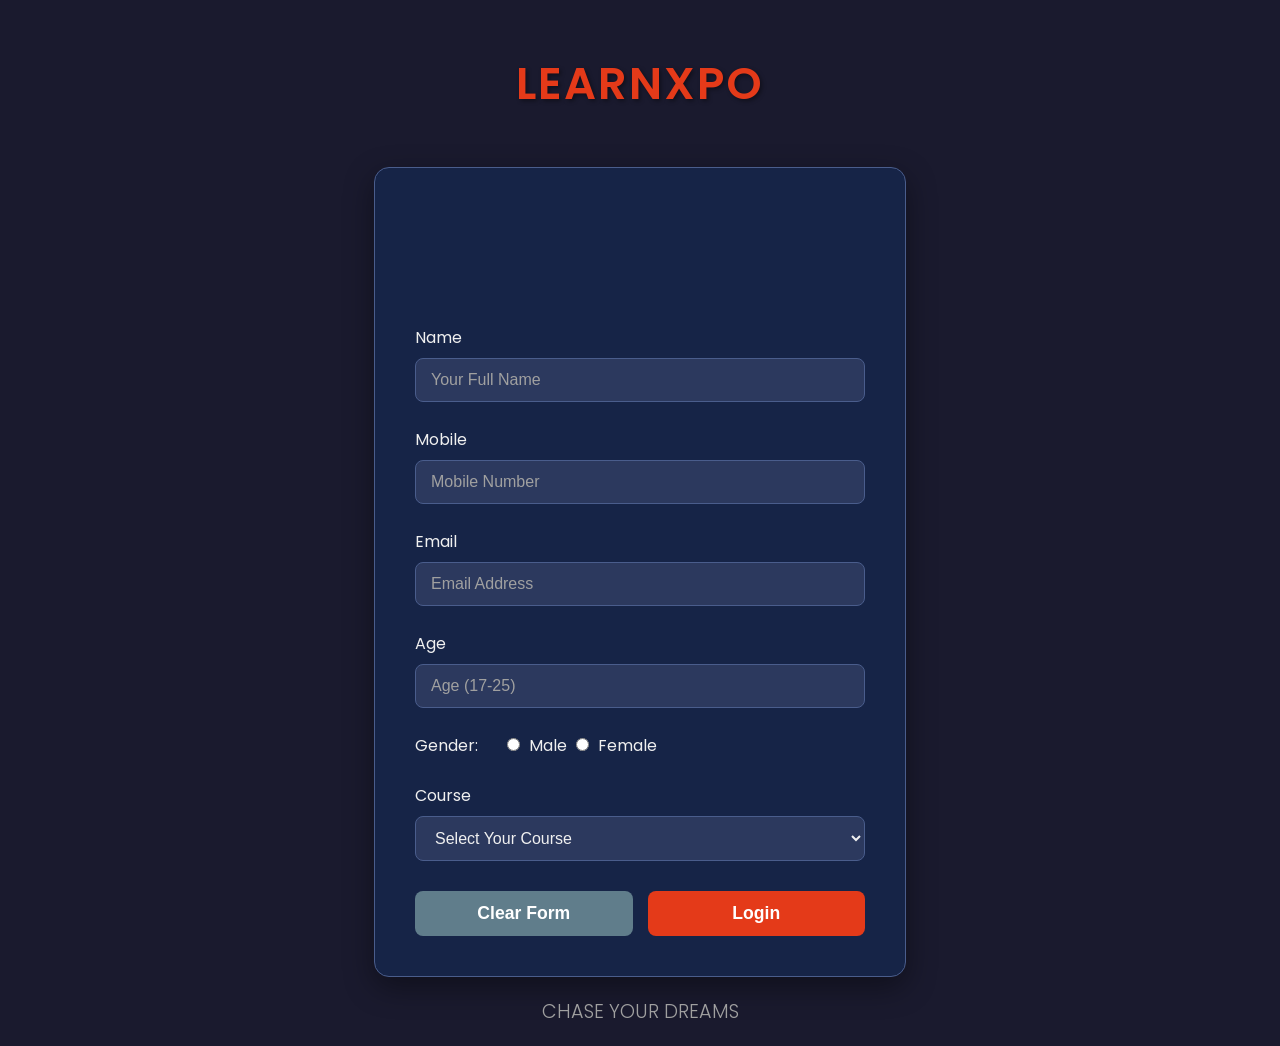
<file: index.html>
<!DOCTYPE html>
<html lang="en">
<head>
    <meta charset="UTF-8">
    <meta name="viewport" content="width=device-width, initial-scale=1.0">
    <title>LearnXpo - Login</title>
    <link href="https://fonts.googleapis.com/css2?family=Poppins:wght@300;400;600&display=swap" rel="stylesheet">
    <style>
        :root {
            --bg-color: #1a1a2e;
            --card-bg: #162447;
            --primary-color: #e43a19;
            --text-color: #f0f0f0;
            --input-bg: #2c395e;
            --border-color: #4a5d8c;
            --shadow-color: rgba(0, 0, 0, 0.4);
        }

        body {
            font-family: 'Poppins', sans-serif;
            background-color: var(--bg-color);
            color: var(--text-color);
            display: flex;
            justify-content: center;
            align-items: center;
            min-height: 100vh;
            margin: 0;
            flex-direction: column;
            padding: 20px;
            box-sizing: border-box;
        }

        .header {
            text-align: center;
            margin-bottom: 20px;
        }

        .header h1 {
            font-size: 2.8em;
            font-weight: 600;
            color: var(--primary-color);
            text-transform: uppercase;
            letter-spacing: 2px;
            text-shadow: 2px 2px 4px var(--shadow-color);
        }

        .login-container {
            width: 100%;
            max-width: 450px;
            background-color: var(--card-bg);
            border-radius: 15px;
            padding: 40px;
            box-shadow: 0 10px 30px var(--shadow-color);
            border: 1px solid var(--border-color);
            animation: fadeIn 1s ease-in-out;
        }

        @keyframes fadeIn {
            from { opacity: 0; transform: translateY(-20px); }
            to { opacity: 1; transform: translateY(0); }
        }

        h2.legend {
            text-align: center;
            font-size: 1.8em;
            margin-bottom: 30px;
            color: var(--primary-color);
            position: relative;
        }

        h2.legend::after {
            content: '';
            display: block;
            width: 60px;
            height: 3px;
            background: var(--primary-color);
            margin: 10px auto 0;
            border-radius: 2px;
        }

        .input-group {
            margin-bottom: 25px;
            position: relative;
        }

        .input-group label {
            display: block;
            font-weight: 400;
            margin-bottom: 8px;
            color: var(--text-color);
            transition: color 0.3s;
        }

        .input-group input, .input-group select {
            width: 100%;
            padding: 12px 15px;
            background-color: var(--input-bg);
            border: 1px solid var(--border-color);
            border-radius: 8px;
            font-size: 1em;
            color: var(--text-color);
            transition: border-color 0.3s, box-shadow 0.3s;
            box-sizing: border-box;
        }

        .input-group input:focus, .input-group select:focus {
            outline: none;
            border-color: var(--primary-color);
            box-shadow: 0 0 8px rgba(228, 58, 25, 0.5);
        }

        .input-group input::placeholder {
            color: #a0a0a0;
        }

        .radio-group {
            margin-bottom: 25px;
        }

        .radio-group label {
            display: inline-block;
            margin-right: 20px;
            font-weight: 400;
        }

        .radio-group input[type="radio"] {
            margin-right: 5px;
            accent-color: var(--primary-color);
        }

        .button-group {
            display: flex;
            justify-content: space-between;
            gap: 15px;
            margin-top: 30px;
        }

        .button-group button, .button-group input[type="reset"] {
            width: 50%;
            padding: 12px;
            border: none;
            border-radius: 8px;
            font-size: 1.1em;
            font-weight: 600;
            cursor: pointer;
            transition: transform 0.2s, box-shadow 0.2s;
        }

        .button-group button {
            background-color: var(--primary-color);
            color: #fff;
        }

        .button-group input[type="reset"] {
            background-color: #607d8b;
            color: #fff;
        }

        .button-group button:hover, .button-group input[type="reset"]:hover {
            transform: translateY(-2px);
            box-shadow: 0 4px 10px rgba(0, 0, 0, 0.2);
        }

        .motto {
            font-size: 1.2em;
            font-weight: 300;
            margin-top: 20px;
            color: #a0a0a0;
        }
    </style>
</head>
<body>
   <div class="header">
       <h1>LearnXpo</h1>
   </div>

   <div class="login-container">
       <form id="loginForm">
           <marquee><h2 class="legend">Student Login</h2></marquee>
           
           <div class="input-group">
               <label for="nameInput">Name</label>
               <input type="text" id="nameInput" placeholder="Your Full Name" required name="myusername">
           </div>
           
           <div class="input-group">
               <label for="phoneInput">Mobile</label>
               <input type="number" id="phoneInput" placeholder="Mobile Number" required>
           </div>
           
           <div class="input-group">
               <label for="emailInput">Email</label>
               <input type="email" id="emailInput" placeholder="Email Address" required>
           </div>
           
           <div class="input-group">
               <label for="ageInput">Age</label>
               <input type="number" id="ageInput" min="17" max="25" placeholder="Age (17-25)">
           </div>
           
           <div class="radio-group">
               <label>Gender:</label>
               <input type="radio" name="mygender" value="Male"> Male 
               <input type="radio" name="mygender" value="Female"> Female
           </div>

           <div class="input-group">
               <label for="courseSelect">Course</label>
               <select id="courseSelect">
                   <option disabled selected>Select Your Course</option>
                   <option>B.tech</option>
                   <option>M.tech</option>
                   <option>BCA</option>
                   <option>MCA</option>
               </select>
           </div>

           <div class="button-group">
               <input type="reset" value="Clear Form">
               <button type="submit">Login</button>
           </div>
       </form>
   </div> 

   <div class="motto">
       CHASE YOUR DREAMS
   </div>
   
   <script>
       document.getElementById('loginForm').addEventListener('submit', function(event) {
           event.preventDefault(); // Prevents the form from submitting in the traditional way

           const name = document.getElementById('nameInput').value;
           const email = document.getElementById('emailInput').value;
           const phone = document.getElementById('phoneInput').value;
           const course = document.getElementById('courseSelect').value;
           
           // Store the values in localStorage
           localStorage.setItem('studentName', name);
           localStorage.setItem('studentEmail', email);
           localStorage.setItem('studentPhone', phone);
           localStorage.setItem('studentCourse', course);

           // Redirect to the dashboard page
           window.location.href = 'dashboard.html';
       });
   </script>
</body>
</html>
</file>
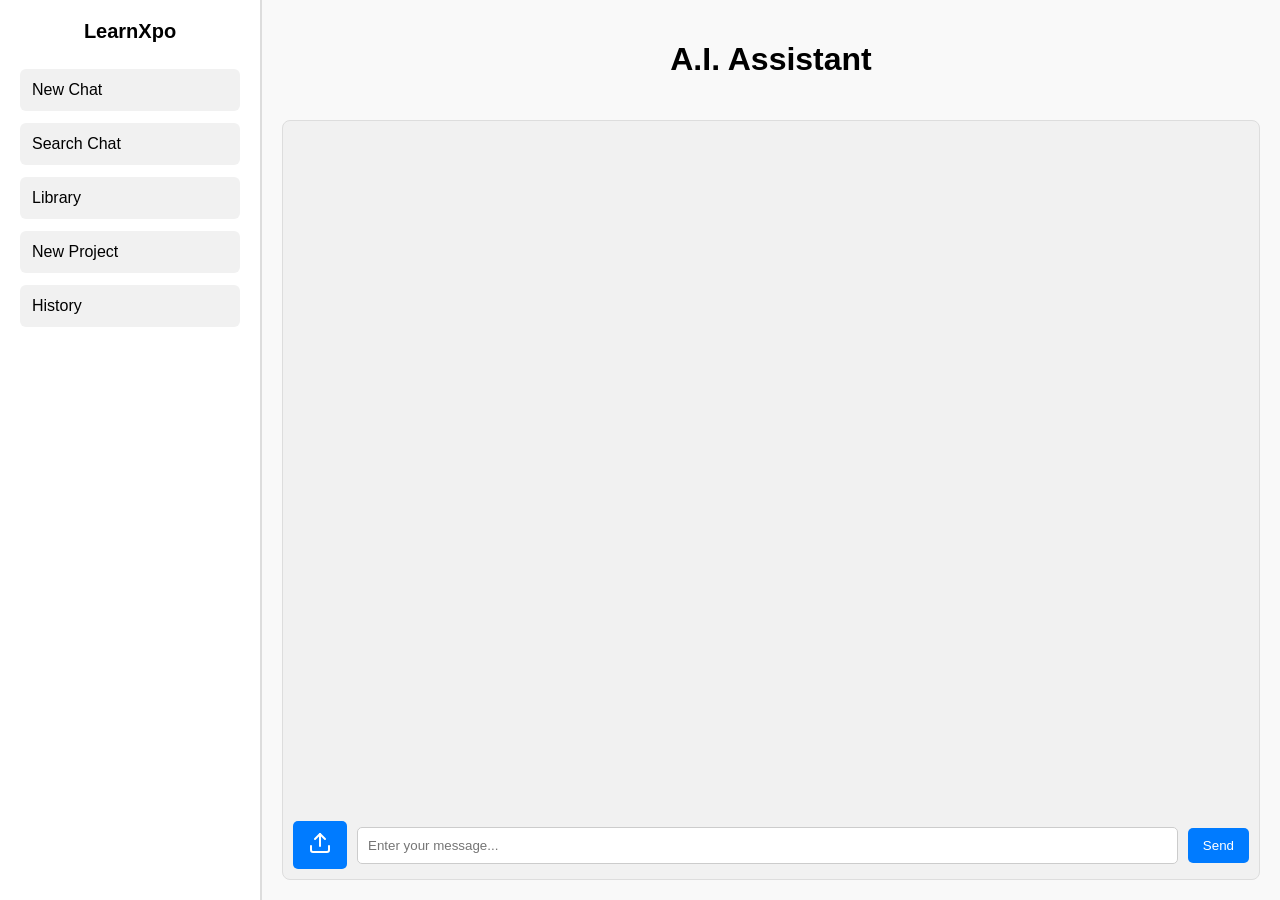
<file: AI.html>
<!DOCTYPE html>
<html lang="en">
<head>
  <meta charset="UTF-8">
  <meta name="viewport" content="width=device-width, initial-scale=1.0">
  <title>LearnXpo Demo</title>
  <style>
    body {
      margin: 0;
      font-family: Arial, sans-serif;
      display: flex;
      height: 100vh;
      background: #f9f9f9;
    }

    .sidebar {
      width: 220px;
      background: #fff;
      border-right: 2px solid #ddd;
      display: flex;
      flex-direction: column;
      padding: 20px;
    }
    .logo {
      font-weight: bold;
      font-size: 20px;
      margin-bottom: 20px;
      text-align: center;
    }
    .menu button {
      background: #f1f1f1;
      border: none;
      padding: 12px;
      margin: 6px 0;
      font-size: 16px;
      cursor: pointer;
      border-radius: 6px;
      transition: 0.3s;
      width: 100%;
      text-align: left;
    }
    .menu button:hover {
      background: #e0e0e0;
    }

    .main-content {
      flex-grow: 1;
      display: flex;
      flex-direction: column;
      padding: 20px;
    }
    .header {
      text-align: center;
      margin-bottom: 20px;
    }
    .chat-container {
      flex-grow: 1;
      display: flex;
      flex-direction: column;
      border: 1px solid #ddd;
      border-radius: 8px;
      background: #f1f1f1;
      padding: 10px;
      overflow: hidden;
    }
    .chat-box {
      flex-grow: 1;
      overflow-y: auto;
      padding: 10px;
      display: flex;
      flex-direction: column;
      gap: 10px;
    }
    .message {
      padding: 10px;
      border-radius: 15px;
      max-width: 80%;
    }
    .user-message {
      background-color: #007bff;
      color: white;
      align-self: flex-end;
    }
    .bot-message {
      background-color: #e9ecef;
      color: #333;
      align-self: flex-start;
    }
    .input-container {
      display: flex;
      gap: 10px;
      margin-top: 10px;
      align-items: center;
    }
    #user-input {
      flex-grow: 1;
      padding: 10px;
      border: 1px solid #ccc;
      border-radius: 5px;
    }
    .file-input-label {
        background-color: #007bff;
        color: white;
        padding: 10px 15px;
        border-radius: 5px;
        cursor: pointer;
        display: inline-block;
    }
    #file-input {
        display: none;
    }
    #send-btn {
      padding: 10px 15px;
      background-color: #007bff;
      color: white;
      border: none;
      border-radius: 5px;
      cursor: pointer;
    }
    .dropdown {
      position: relative;
      display: inline-block;
    }
    .dropbtn {
      background: #f1f1f1;
      border: none;
      padding: 10px 15px;
      border-radius: 6px;
      cursor: pointer;
    }
    .dropbtn:hover {
      background: #e0e0e0;
    }
    .dropdown-content {
      display: none;
      position: absolute;
      right: 0;
      top: 40px;
      background: #fff;
      min-width: 150px;
      border: 1px solid #ddd;
      border-radius: 6px;
      box-shadow: 0 2px 6px rgba(0 0 0 / 15%);
      z-index: 1;
    }
    .dropdown-content a {
      display: block;
      padding: 10px;
      text-decoration: none;
      color: #333;
    }
    .dropdown-content a:hover {
      background: #f1f1f1;
    }
    .dropdown:hover .dropdown-content {
      display: block;
    }
    .user-image-preview {
        max-width: 100%;
        margin-top: 5px;
        border-radius: 8px;
        box-shadow: 0 2px 4px rgba(0 0 0 / 10%);
    }
    .file-name-display {
      font-size: 12px;
      color: #555;
      margin-top: 5px;
    }
  </style>
</head>
<body>

  <div class="sidebar">
    <div class="logo">LearnXpo</div>
    <div class="menu">
      <button>New Chat</button>
      <button>Search Chat</button>
      <button>Library</button>
      <button>New Project</button>
      <button>History</button>
    </div>
  </div>

  <div class="main-content">
    <div class="header">
      <h1>A.I. Assistant</h1>
    </div>
    <div class="chat-container">
      <div id="chat-box" class="chat-box">
        
      </div>
      <div class="input-container">
      
        <label for="file-input" class="file-input-label">
            <svg xmlns="http://www.w3.org/2000/svg" width="24" height="24" viewBox="0 0 24 24" fill="none" stroke="currentColor" stroke-width="2" stroke-linecap="round" stroke-linejoin="round" class="lucide lucide-upload"><path d="M21 15v4a2 2 0 0 1-2 2H5a2 2 0 0 1-2-2v-4"/><polyline points="17 8 12 3 7 8"/><line x1="12" x2="12" y1="3" y2="15"/></svg>
        </label>
        <input type="file" id="file-input" accept="image/*, .pdf">

        <input type="text" id="user-input" placeholder="Enter your message...">
        <button id="send-btn">Send</button>
      </div>
    </div>
  </div>

  <script>
    const userInput = document.getElementById("user-input");
    const sendBtn = document.getElementById("send-btn");
    const chatBox = document.getElementById("chat-box");
    const fileInput = document.getElementById("file-input");

    // Replace "YOUR_API_KEY" with your actual Gemini API key.
    // You must get a key from a service like Google AI Studio.
    const apiKey = "YOUR_API_KEY"; // Do NOT hardcode this in production.
    // Ensure you use a backend (e.g., Node.js with dotenv) to securely inject the key.
    // Using a multimodal model that can handle both text and images.
    const url = "https://generativelanguage.googleapis.com/v1beta/models/gemini-2.5-flash-preview-05-20:generateContent";

    // Initialize an object to hold the file data and type
    let fileData = null;
    let fileMimeType = null;
    let fileName = null;

    fileInput.addEventListener("change", handleFileSelect);
    sendBtn.addEventListener("click", sendMessage);
    userInput.addEventListener("keypress", (e) => {
      if (e.key === "Enter") {
        sendMessage();
      }
    });

    function handleFileSelect(event) {
        const file = event.target.files[0];
        if (!file) {
            fileData = null;
            fileMimeType = null;
            fileName = null;
            return;
        }

        fileName = file.name;
        fileMimeType = file.type;

        // Check if the file is a PDF or Google Doc-like file
        if (fileMimeType === "application/pdf" || fileMimeType.includes("google-apps")) {
            // Explain to the user why these files cannot be processed directly
            const alertMessage = "Processing PDFs and Google Docs requires a backend service to extract text. This demo only supports image uploads. The file will not be sent to the AI.";
            // Use a message box instead of alert()
            const alertBox = document.createElement("div");
            alertBox.className = "message bot-message";
            alertBox.textContent = alertMessage;
            chatBox.appendChild(alertBox);
            chatBox.scrollTop = chatBox.scrollHeight;

            // Reset file input to prevent sending the file
            fileInput.value = "";
            fileData = null;
            fileMimeType = null;
            fileName = null;
            return;
        }

        // If it's an image, read it and convert to Base64
        if (fileMimeType.startsWith("image/")) {
            const reader = new FileReader();
            reader.onloadend = () => {
                // Get the Base64 data part after the comma
                fileData = reader.result.split(',')[1];
            };
            reader.readAsDataURL(file);
        } else {
            // Handle other unsupported file types
            const alertMessage = "Unsupported file type. Please upload an image.";
            const alertBox = document.createElement("div");
            alertBox.className = "message bot-message";
            alertBox.textContent = alertMessage;
            chatBox.appendChild(alertBox);
            chatBox.scrollTop = chatBox.scrollHeight;

            fileInput.value = "";
            fileData = null;
            fileMimeType = null;
            fileName = null;
        }
    }

    async function sendMessage() {
      const userMessage = userInput.value;
      if (!userMessage.trim() && !fileData) return;

      // Check for the placeholder API key before making the call
      if (apiKey === "YOUR_API_KEY") {
        const errorMsgElement = document.createElement("div");
        errorMsgElement.className = "message bot-message";
        errorMsgElement.textContent = "Error: Please get a valid API key and replace 'YOUR_API_KEY' in the code.";
        chatBox.appendChild(errorMsgElement);
        chatBox.scrollTop = chatBox.scrollHeight;
        return;
      }

      // Display user message in the chat box
      const userMsgElement = document.createElement("div");
      userMsgElement.className = "message user-message";
      userMsgElement.textContent = userMessage;

      if (fileData && fileMimeType) {
          const filePreview = document.createElement("img");
          filePreview.src = `data:${fileMimeType};base64,${fileData}`;
          filePreview.className = "user-image-preview";
          userMsgElement.appendChild(filePreview);
          
          const fileNameDisplay = document.createElement("div");
          fileNameDisplay.className = "file-name-display";
          fileNameDisplay.textContent = fileName;
          userMsgElement.appendChild(fileNameDisplay);
      }
      chatBox.appendChild(userMsgElement);
      userInput.value = "";
      fileInput.value = ""; // Reset file input
      chatBox.scrollTop = chatBox.scrollHeight;

      // Display a "typing" indicator for the model
      const typingIndicator = document.createElement("div");
      typingIndicator.className = "message bot-message";
      typingIndicator.textContent = "Gemini is typing...";
      chatBox.appendChild(typingIndicator);
      chatBox.scrollTop = chatBox.scrollHeight;

      const parts = [];
      if (userMessage.trim()) {
          parts.push({ text: userMessage });
      }
      if (fileData && fileMimeType) {
          parts.push({
              inlineData: {
                  mimeType: fileMimeType,
                  data: fileData
              }
          });
      }

      const payload = { contents: [{ parts: parts }] };

      try {
        const response = await fetch(url, {
          method: "POST",
          headers: {
            "Content-Type": "application/json",
            "X-goog-api-key": apiKey
          },
          body: JSON.stringify(payload)
        });

        if (!response.ok) {
          const errorData = await response.json();
          console.error("API Error Response:", errorData);
          throw new Error(`API returned status ${response.status}: ${errorData.error.message}`);
        }

        const data = await response.json();
        const modelResponse = data.candidates[0].content.parts[0].text;

        // Display model's response in the chat box
        typingIndicator.textContent = modelResponse;
        typingIndicator.className = "message bot-message";
      } catch (error) {
        console.error("Error calling the Gemini API:", error);
        typingIndicator.textContent = "Error: Could not get a response. Please try again. Check the console for details.";
        typingIndicator.style.color = "red";
      } finally {
        // Reset file state
        fileData = null;
        fileMimeType = null;
        fileName = null;
      }
      chatBox.scrollTop = chatBox.scrollHeight;
    }
  </script>
</body>
</html>
</file>
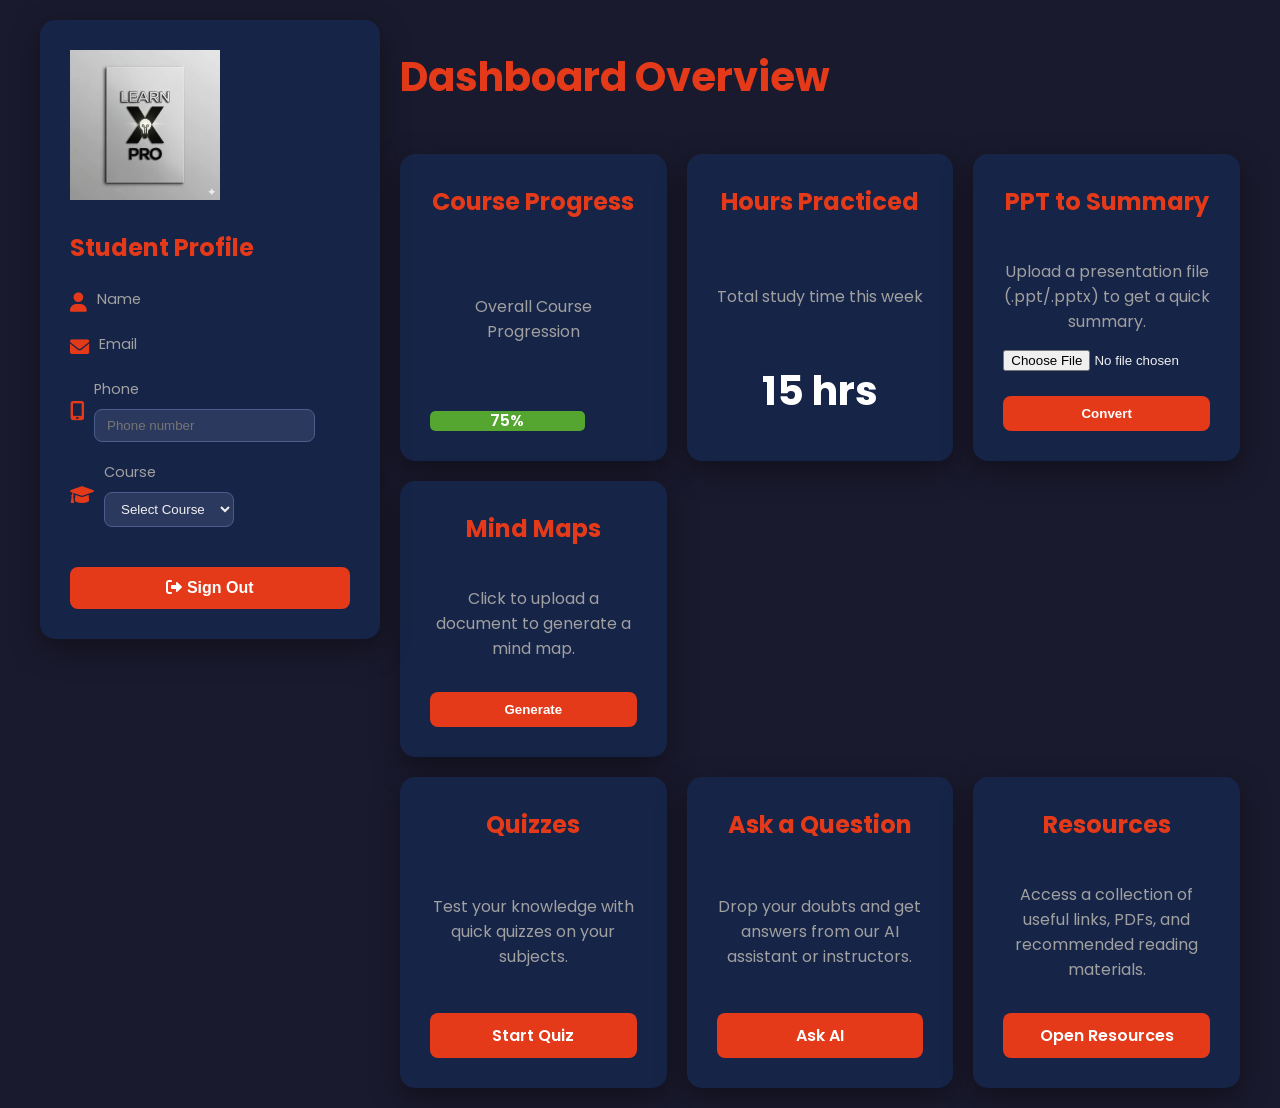
<file: dashboard.html>
<!DOCTYPE html>
<html lang="en">
<head>
    <meta charset="UTF-8">
    <meta name="viewport" content="width=device-width, initial-scale=1.0">
    <title>LearnXpo - Student Dashboard</title>
    <link href="https://fonts.googleapis.com/css2?family=Poppins:wght@300;400;600&display=swap" rel="stylesheet">
    <link rel="stylesheet" href="https://cdnjs.cloudflare.com/ajax/libs/font-awesome/6.0.0-beta3/css/all.min.css">
    <style>
        :root {
            --bg-color: #1a1a2e;
            --card-bg: #162447;
            --primary-color: #e43a19;
            --secondary-color: #55a630;
            --text-color: #f0f0f0;
            --light-text: #a0a0a0;
            --border-color: #4a5d8c;
            --shadow-color: rgba(0, 0, 0, 0.4);
        }

        body {
            font-family: 'Poppins', sans-serif;
            background-color: var(--bg-color);
            color: var(--text-color);
            margin: 0;
            padding: 20px;
            box-sizing: border-box;
        }

        .dashboard-container {
            display: flex;
            gap: 20px;
            max-width: 1200px;
            margin: auto;
            flex-wrap: wrap;
            align-items: flex-start;
        }
        
        /* Sidebar Styling */
        .sidebar {
            background-color: var(--card-bg);
            padding: 30px;
            border-radius: 15px;
            box-shadow: 0 10px 30px var(--shadow-color);
            flex: 1;
            min-width: 280px;
            max-width: 350px;
            position: sticky;
            top: 20px;
            height: fit-content;
        }

        .logo {
            display: block;
            max-width: 150px;
            height: auto;
            margin-bottom: 30px;
        }
        
        .student-info-section h3 {
            margin-top: 0;
            font-size: 1.5em;
            color: var(--primary-color);
        }

        .info-item {
            display: flex;
            align-items: center;
            gap: 10px;
            margin-bottom: 20px;
        }

        .info-item .icon {
            color: var(--primary-color);
            font-size: 1.2em;
        }
        
        .info-details {
            display: flex;
            flex-direction: column;
        }

        .info-details label {
            font-size: 0.9em;
            color: var(--light-text);
            margin-bottom: 4px;
        }
        
        .info-details .value {
            font-weight: 600;
        }
        
        .info-details select, .info-details input {
            background-color: #2c395e;
            border: 1px solid var(--border-color);
            color: var(--text-color);
            padding: 8px 12px;
            border-radius: 8px;
            width: 100%;
            margin-top: 5px;
        }
        
        .signout-btn {
            background-color: var(--primary-color);
            color: #fff;
            border: none;
            padding: 12px 20px;
            border-radius: 8px;
            cursor: pointer;
            width: 100%;
            font-size: 1em;
            font-weight: 600;
            transition: transform 0.2s, box-shadow 0.2s;
            margin-top: 20px;
        }

        .signout-btn:hover {
            transform: translateY(-2px);
            box-shadow: 0 4px 10px rgba(0, 0, 0, 0.2);
        }
        
        /* Main Content Styling */
        .main-content {
            flex: 3;
            display: flex;
            flex-direction: column;
            gap: 20px;
        }
        
        .card-grid {
            display: grid;
            grid-template-columns: repeat(auto-fit, minmax(250px, 1fr));
            gap: 20px;
        }
        
        .dashboard-card {
            background-color: var(--card-bg);
            padding: 30px;
            border-radius: 15px;
            box-shadow: 0 10px 30px var(--shadow-color);
            text-align: center;
            display: flex;
            flex-direction: column;
            justify-content: space-between;
            transition: transform 0.3s ease;
        }

        .dashboard-card:hover {
            transform: translateY(-5px);
        }

        .dashboard-card h3 {
            margin-top: 0;
            font-size: 1.5em;
            color: var(--primary-color);
        }

        .dashboard-card p {
            color: var(--light-text);
        }

        .dashboard-card h2 {
            font-size: 2.5em;
            margin: 10px 0;
            color: #fff;
        }

        .progress-bar-container {
            width: 100%;
            background-color: var(--input-bg);
            border-radius: 5px;
            overflow: hidden;
            margin-top: 15px;
        }
        
        .progress-bar {
            height: 20px;
            background-color: var(--secondary-color);
            text-align: center;
            line-height: 20px;
            color: #fff;
            font-weight: 600;
            border-radius: 5px;
            transition: width 0.5s ease;
        }

        .cta-btn {
            background-color: var(--primary-color);
            color: #fff;
            border: none;
            padding: 10px 20px;
            border-radius: 8px;
            cursor: pointer;
            font-weight: 600;
            transition: background-color 0.3s, transform 0.2s;
            text-decoration: none;
            display: inline-block;
            margin-top: 15px;
        }

        .cta-btn:hover {
            transform: translateY(-2px);
            background-color: #ff5231;
        }
        
        /* Responsive Design */
        @media (max-width: 768px) {
            .dashboard-container {
                flex-direction: column;
            }
            .sidebar {
                position: static;
                max-width: 100%;
            }
        }
    </style>
</head>
<body>
    <div class="dashboard-container">
        <aside class="sidebar">
            <img src="learnxpro.jpeg" alt="LearnXpo Logo" class="logo">
            
            <section class="student-info-section">
                <h3>Student Profile</h3>
                <form class="student-form" onsubmit="return false;">
                    <div class="info-item">
                        <i class="fas fa-user icon"></i>
                        <div class="info-details">
                            <label>Name</label>
                            <span class="value" id="studentName"></span>
                        </div>
                    </div>
                    
                    <div class="info-item">
                        <i class="fas fa-envelope icon"></i>
                        <div class="info-details">
                            <label>Email</label>
                            <span class="value" id="studentEmail"></span>
                        </div>
                    </div>
                    
                    <div class="info-item">
                        <i class="fas fa-mobile-alt icon"></i>
                        <div class="info-details">
                            <label>Phone</label>
                            <input type="tel" id="studentPhoneInput" placeholder="Phone number">
                        </div>
                    </div>

                    <div class="info-item">
                        <i class="fas fa-graduation-cap icon"></i>
                        <div class="info-details">
                            <label>Course</label>
                            <select id="studentCourseSelect">
                                <option value="" disabled selected>Select Course</option>
                                <option>B.tech</option>
                                <option>M.tech</option>
                                <option>BCA</option>
                                <option>MCA</option>
                            </select>
                        </div>
                    </div>
                </form>
            </section>
            
            <button class="signout-btn" onclick="window.location.href='login.html'">
                <i class="fas fa-sign-out-alt"></i> Sign Out
            </button>
        </aside>

        <main class="main-content">
            <h1 style="font-size: 2.5em; color: #e43a19;">Dashboard Overview</h1>
            
            <div class="card-grid">
                <div class="dashboard-card">
                    <h3>Course Progress</h3>
                    <p>Overall Course Progression</p>
                    <div class="progress-bar-container">
                        <div class="progress-bar" style="width: 75%;">75%</div>
                    </div>
                </div>
                
                <div class="dashboard-card">
                    <h3>Hours Practiced</h3>
                    <p>Total study time this week</p>
                    <h2>15 hrs</h2>
                </div>

                <div class="dashboard-card">
                    <h3>PPT to Summary</h3>
                    <p>Upload a presentation file (.ppt/.pptx) to get a quick summary.</p>
                    <input type="file" accept=".ppt,.pptx" style="margin-bottom: 10px;">
                    <button class="cta-btn">Convert</button>
                </div>
                
                <div class="dashboard-card">
                    <h3>Mind Maps</h3>
                    <p>Click to upload a document to generate a mind map.</p>
                    <button class="cta-btn">Generate</button>
                </div>
            </div>

            <div class="card-grid">
                <div class="dashboard-card">
                    <h3>Quizzes</h3>
                    <p>Test your knowledge with quick quizzes on your subjects.</p>
                    <a href="quiz.html" class="cta-btn">Start Quiz</a>
                </div>

                <div class="dashboard-card">
                    <h3>Ask a Question</h3>
                    <p>Drop your doubts and get answers from our AI assistant or instructors.</p>
                    <a href="AI.html" class="cta-btn">Ask AI</a>
                </div>
                
                <div class="dashboard-card">
                    <h3>Resources</h3>
                    <p>Access a collection of useful links, PDFs, and recommended reading materials.</p>
                    <a href="#" class="cta-btn">Open Resources</a>
                </div>
            </div>
        </main>
    </div>

    <script>
        document.addEventListener('DOMContentLoaded', function() {
            // Get the stored values from localStorage
            const name = localStorage.getItem('studentName');
            const email = localStorage.getItem('studentEmail');
            const phone = localStorage.getItem('studentPhone');
            const course = localStorage.getItem('studentCourse');
            
            // Display the values on the page
            if (name) {
                document.getElementById('studentName').textContent = name;
            }
            if (email) {
                document.getElementById('studentEmail').textContent = email;
            }
            if (phone) {
                document.getElementById('studentPhoneInput').value = phone;
            }
            if (course) {
                const courseSelect = document.getElementById('studentCourseSelect');
                for (let i = 0; i < courseSelect.options.length; i++) {
                    if (courseSelect.options[i].value === course) {
                        courseSelect.selectedIndex = i;
                        break;
                    }
                }
            }
        });
    </script>
</body>
</html>
</file>
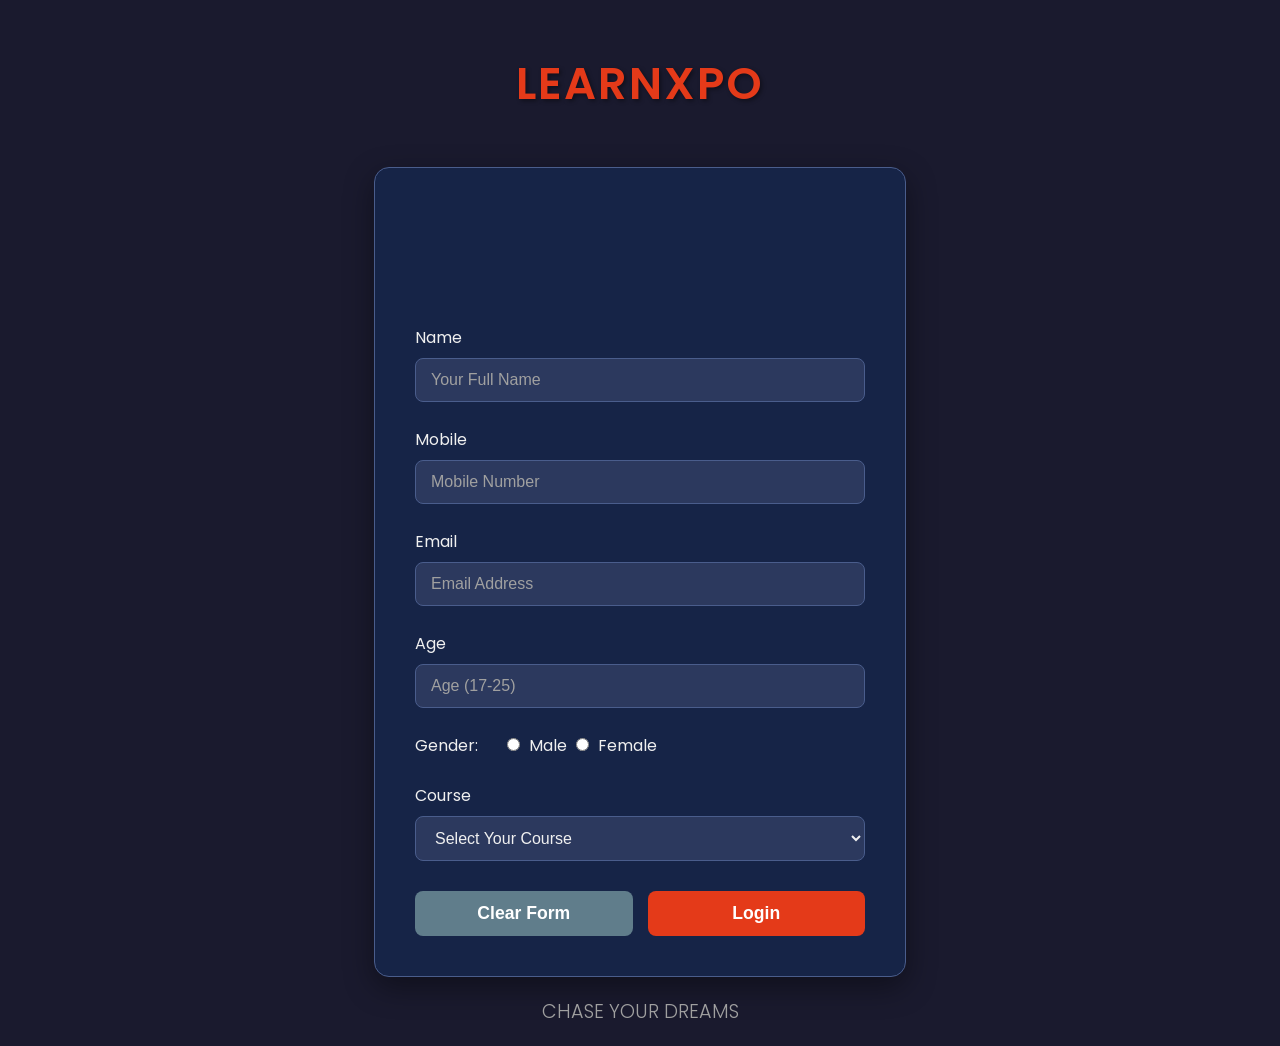
<file: login.html>
<!DOCTYPE html>
<html lang="en">
<head>
    <meta charset="UTF-8">
    <meta name="viewport" content="width=device-width, initial-scale=1.0">
    <title>LearnXpo - Login</title>
    <link href="https://fonts.googleapis.com/css2?family=Poppins:wght@300;400;600&display=swap" rel="stylesheet">
    <style>
        :root {
            --bg-color: #1a1a2e;
            --card-bg: #162447;
            --primary-color: #e43a19;
            --text-color: #f0f0f0;
            --input-bg: #2c395e;
            --border-color: #4a5d8c;
            --shadow-color: rgba(0, 0, 0, 0.4);
        }

        body {
            font-family: 'Poppins', sans-serif;
            background-color: var(--bg-color);
            color: var(--text-color);
            display: flex;
            justify-content: center;
            align-items: center;
            min-height: 100vh;
            margin: 0;
            flex-direction: column;
            padding: 20px;
            box-sizing: border-box;
        }

        .header {
            text-align: center;
            margin-bottom: 20px;
        }

        .header h1 {
            font-size: 2.8em;
            font-weight: 600;
            color: var(--primary-color);
            text-transform: uppercase;
            letter-spacing: 2px;
            text-shadow: 2px 2px 4px var(--shadow-color);
        }

        .login-container {
            width: 100%;
            max-width: 450px;
            background-color: var(--card-bg);
            border-radius: 15px;
            padding: 40px;
            box-shadow: 0 10px 30px var(--shadow-color);
            border: 1px solid var(--border-color);
            animation: fadeIn 1s ease-in-out;
        }

        @keyframes fadeIn {
            from { opacity: 0; transform: translateY(-20px); }
            to { opacity: 1; transform: translateY(0); }
        }

        h2.legend {
            text-align: center;
            font-size: 1.8em;
            margin-bottom: 30px;
            color: var(--primary-color);
            position: relative;
        }

        h2.legend::after {
            content: '';
            display: block;
            width: 60px;
            height: 3px;
            background: var(--primary-color);
            margin: 10px auto 0;
            border-radius: 2px;
        }

        .input-group {
            margin-bottom: 25px;
            position: relative;
        }

        .input-group label {
            display: block;
            font-weight: 400;
            margin-bottom: 8px;
            color: var(--text-color);
            transition: color 0.3s;
        }

        .input-group input, .input-group select {
            width: 100%;
            padding: 12px 15px;
            background-color: var(--input-bg);
            border: 1px solid var(--border-color);
            border-radius: 8px;
            font-size: 1em;
            color: var(--text-color);
            transition: border-color 0.3s, box-shadow 0.3s;
            box-sizing: border-box;
        }

        .input-group input:focus, .input-group select:focus {
            outline: none;
            border-color: var(--primary-color);
            box-shadow: 0 0 8px rgba(228, 58, 25, 0.5);
        }

        .input-group input::placeholder {
            color: #a0a0a0;
        }

        .radio-group {
            margin-bottom: 25px;
        }

        .radio-group label {
            display: inline-block;
            margin-right: 20px;
            font-weight: 400;
        }

        .radio-group input[type="radio"] {
            margin-right: 5px;
            accent-color: var(--primary-color);
        }

        .button-group {
            display: flex;
            justify-content: space-between;
            gap: 15px;
            margin-top: 30px;
        }

        .button-group button, .button-group input[type="reset"] {
            width: 50%;
            padding: 12px;
            border: none;
            border-radius: 8px;
            font-size: 1.1em;
            font-weight: 600;
            cursor: pointer;
            transition: transform 0.2s, box-shadow 0.2s;
        }

        .button-group button {
            background-color: var(--primary-color);
            color: #fff;
        }

        .button-group input[type="reset"] {
            background-color: #607d8b;
            color: #fff;
        }

        .button-group button:hover, .button-group input[type="reset"]:hover {
            transform: translateY(-2px);
            box-shadow: 0 4px 10px rgba(0, 0, 0, 0.2);
        }

        .motto {
            font-size: 1.2em;
            font-weight: 300;
            margin-top: 20px;
            color: #a0a0a0;
        }
    </style>
</head>
<body>
   <div class="header">
       <h1>LearnXpo</h1>
   </div>

   <div class="login-container">
       <form id="loginForm">
           <marquee><h2 class="legend">Student Login</h2></marquee>
           
           <div class="input-group">
               <label for="nameInput">Name</label>
               <input type="text" id="nameInput" placeholder="Your Full Name" required name="myusername">
           </div>
           
           <div class="input-group">
               <label for="phoneInput">Mobile</label>
               <input type="number" id="phoneInput" placeholder="Mobile Number" required>
           </div>
           
           <div class="input-group">
               <label for="emailInput">Email</label>
               <input type="email" id="emailInput" placeholder="Email Address" required>
           </div>
           
           <div class="input-group">
               <label for="ageInput">Age</label>
               <input type="number" id="ageInput" min="17" max="25" placeholder="Age (17-25)">
           </div>
           
           <div class="radio-group">
               <label>Gender:</label>
               <input type="radio" name="mygender" value="Male"> Male 
               <input type="radio" name="mygender" value="Female"> Female
           </div>

           <div class="input-group">
               <label for="courseSelect">Course</label>
               <select id="courseSelect">
                   <option disabled selected>Select Your Course</option>
                   <option>B.tech</option>
                   <option>M.tech</option>
                   <option>BCA</option>
                   <option>MCA</option>
               </select>
           </div>

           <div class="button-group">
               <input type="reset" value="Clear Form">
               <button type="submit">Login</button>
           </div>
       </form>
   </div> 

   <div class="motto">
       CHASE YOUR DREAMS
   </div>
   
   <script>
       document.getElementById('loginForm').addEventListener('submit', function(event) {
           event.preventDefault(); // Prevents the form from submitting in the traditional way

           const name = document.getElementById('nameInput').value;
           const email = document.getElementById('emailInput').value;
           const phone = document.getElementById('phoneInput').value;
           const course = document.getElementById('courseSelect').value;
           
           // Store the values in localStorage
           localStorage.setItem('studentName', name);
           localStorage.setItem('studentEmail', email);
           localStorage.setItem('studentPhone', phone);
           localStorage.setItem('studentCourse', course);

           // Redirect to the dashboard page
           window.location.href = 'dashboard.html';
       });
   </script>
</body>
</html>
</file>
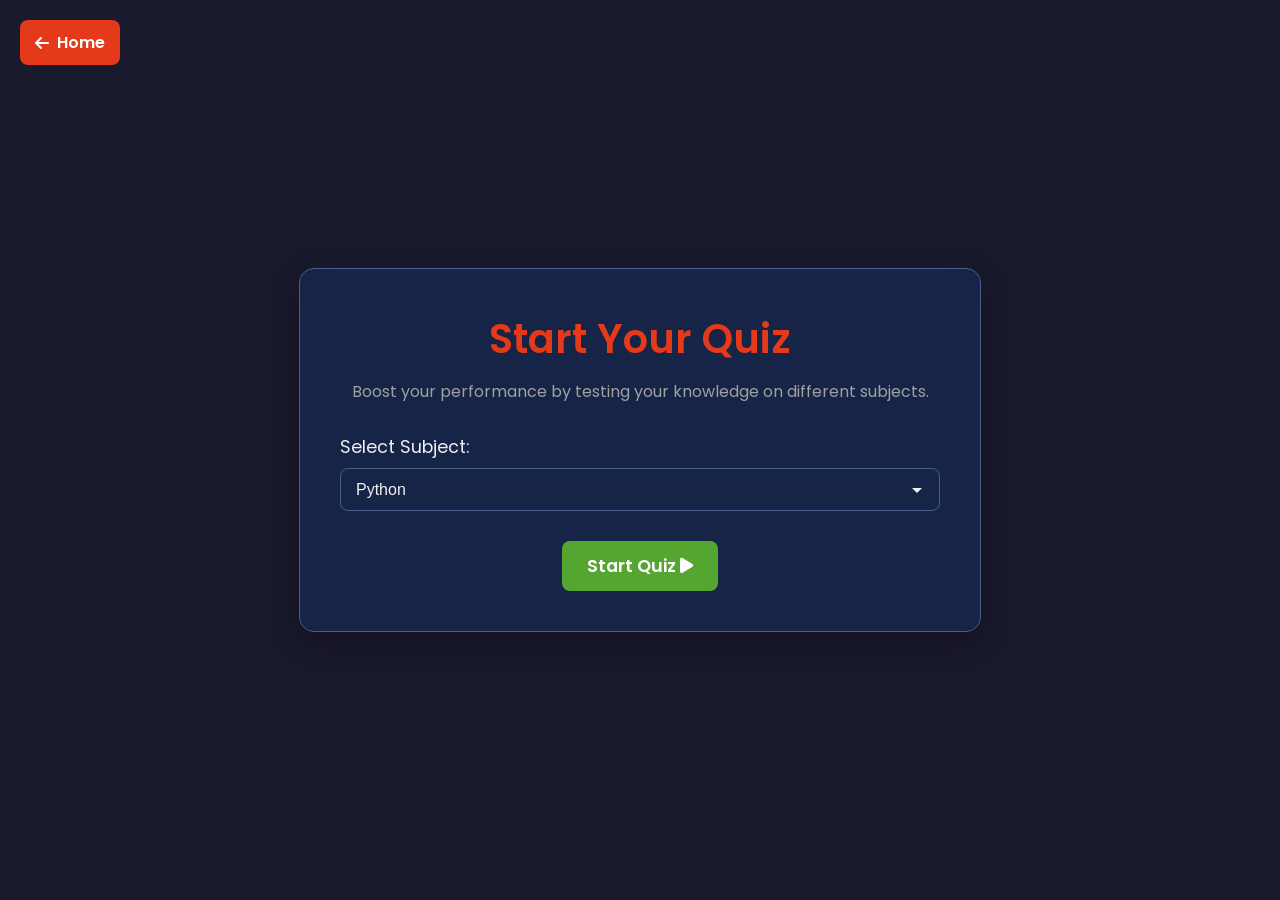
<file: quiz.html>
<!DOCTYPE html>
<html lang="en">
<head>
    <meta charset="UTF-8">
    <meta name="viewport" content="width=device-width, initial-scale=1.0">
    <title>LearnXpo - Quizzes</title>
    <link href="https://fonts.googleapis.com/css2?family=Poppins:wght@300;400;600&display=swap" rel="stylesheet">
    <link rel="stylesheet" href="https://cdnjs.cloudflare.com/ajax/libs/font-awesome/6.0.0-beta3/css/all.min.css">
    <style>
        :root {
            --bg-color: #1a1a2e;
            --card-bg: #162447;
            --primary-color: #e43a19;
            --secondary-color: #55a630;
            --text-color: #f0f0f0;
            --light-text: #a0a0a0;
            --border-color: #4a5d8c;
            --shadow-color: rgba(0, 0, 0, 0.4);
        }

        body {
            font-family: 'Poppins', sans-serif;
            background-color: var(--bg-color);
            color: var(--text-color);
            margin: 0;
            padding: 0;
            display: flex;
            flex-direction: column;
            justify-content: center;
            align-items: center;
            min-height: 100vh;
            box-sizing: border-box;
        }

        .container {
            width: 100%;
            max-width: 600px;
            background-color: var(--card-bg);
            border-radius: 15px;
            padding: 40px;
            box-shadow: 0 10px 30px var(--shadow-color);
            border: 1px solid var(--border-color);
            text-align: center;
            animation: fadeIn 1s ease-in-out;
        }

        @keyframes fadeIn {
            from { opacity: 0; transform: translateY(-20px); }
            to { opacity: 1; transform: translateY(0); }
        }

        .header {
            margin-bottom: 30px;
        }

        .header h1 {
            font-size: 2.5em;
            font-weight: 600;
            color: var(--primary-color);
            margin: 0;
        }

        .header p {
            font-size: 1em;
            color: var(--light-text);
            margin-top: 10px;
        }
        
        .home-btn {
            position: absolute;
            top: 20px;
            left: 20px;
            background: var(--primary-color);
            color: white;
            padding: 10px 15px;
            border-radius: 8px;
            text-decoration: none;
            font-size: 1em;
            font-weight: 600;
            transition: transform 0.2s, box-shadow 0.2s;
            display: flex;
            align-items: center;
            gap: 8px;
        }

        .home-btn:hover {
            transform: translateY(-2px);
            box-shadow: 0 4px 10px rgba(0, 0, 0, 0.2);
        }

        .dropdown {
            margin-bottom: 30px;
            text-align: left;
        }
        
        .dropdown label {
            display: block;
            font-weight: 400;
            margin-bottom: 8px;
            color: var(--text-color);
            font-size: 1.1em;
        }

        select {
            width: 100%;
            padding: 12px 15px;
            background-color: var(--card-bg);
            border: 1px solid var(--border-color);
            border-radius: 8px;
            font-size: 1em;
            color: var(--text-color);
            appearance: none; /* Removes default dropdown arrow */
            -webkit-appearance: none;
            -moz-appearance: none;
            background-image: url('data:image/svg+xml;utf8,<svg fill="%23f0f0f0" height="24" viewBox="0 0 24 24" width="24" xmlns="http://www.w3.org/2000/svg"><path d="M7 10l5 5 5-5z"/><path d="M0 0h24v24H0z" fill="none"/></svg>');
            background-repeat: no-repeat;
            background-position: right 10px center;
        }
        
        select:focus {
            outline: none;
            border-color: var(--primary-color);
            box-shadow: 0 0 8px rgba(228, 58, 25, 0.5);
        }

        .start-btn {
            display: inline-block;
            padding: 12px 25px;
            background: var(--secondary-color);
            color: white;
            font-size: 1.1em;
            border: none;
            border-radius: 8px;
            cursor: pointer;
            text-decoration: none;
            font-weight: 600;
            transition: background 0.3s, transform 0.2s, box-shadow 0.2s;
        }

        .start-btn:hover {
            background: #468c2d;
            transform: translateY(-2px);
            box-shadow: 0 4px 10px rgba(0, 0, 0, 0.2);
        }
    </style>
</head>
<body>
    <a href="dashboard.html" class="home-btn">
        <i class="fas fa-arrow-left"></i> Home
    </a>

    <div class="container">
        <div class="header">
            <h1>Start Your Quiz</h1>
            <p>Boost your performance by testing your knowledge on different subjects.</p>
        </div>
        
        <div class="dropdown">
            <label for="language">Select Subject:</label>
            <select id="language">
                <option value="python">Python</option>
                <option value="html">HTML</option>
                <option value="java">Java</option>
            </select>
        </div>
        
        <a href="#" class="start-btn">
            Start Quiz <i class="fas fa-play"></i>
        </a>
    </div>

</body>
</html>
</file>
